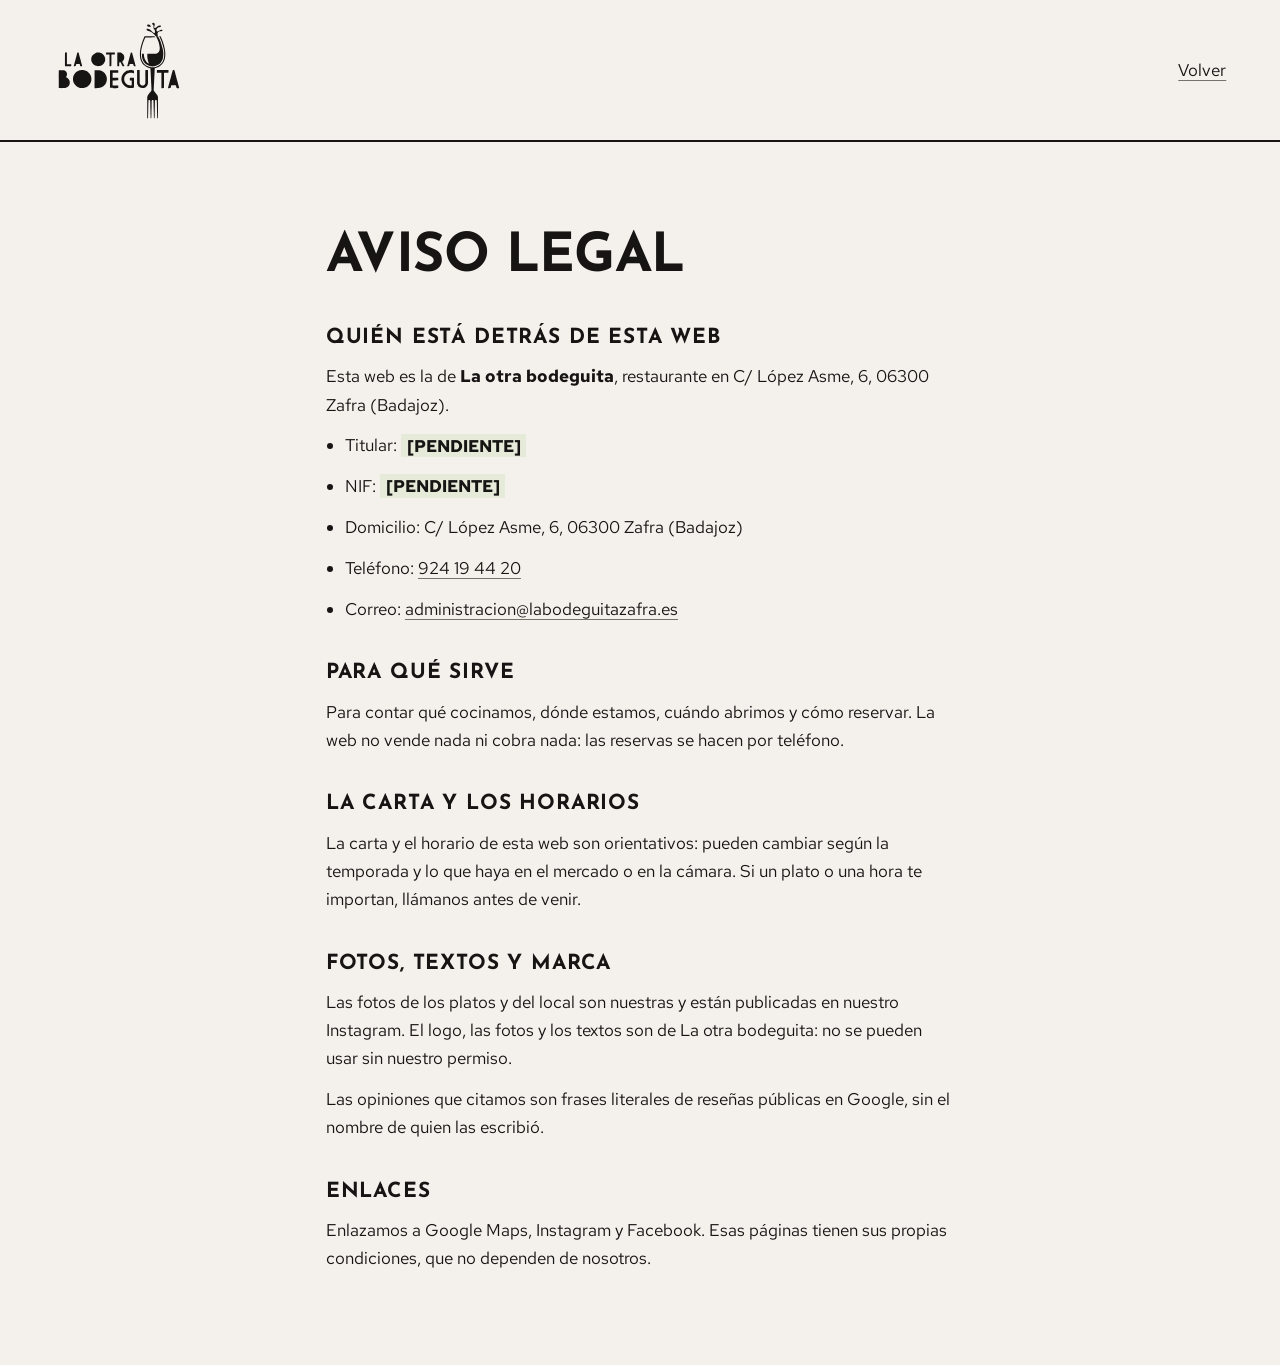
<file: aviso-legal.html>
<!DOCTYPE html>
<html lang="es">
<head>
<meta charset="utf-8">
<meta name="robots" content="noindex, nofollow">
<meta name="viewport" content="width=device-width, initial-scale=1">
<title>Aviso legal · La otra bodeguita</title>
<link rel="icon" href="assets/logo/favicon.svg" type="image/svg+xml">
<link rel="preconnect" href="https://fonts.googleapis.com">
<link rel="preconnect" href="https://fonts.gstatic.com" crossorigin>
<link rel="stylesheet" href="https://fonts.googleapis.com/css2?family=Josefin+Sans:wght@300;600;700&family=Red+Hat+Text:wght@400;500;700&display=swap">
<link rel="stylesheet" href="css/estilos.css?v=0a0e4808">
</head>
<body class="legal">
<header class="legal__cabecera">
  <a href="./" aria-label="La otra bodeguita, volver a la portada"><img src="assets/logo/logo-tinta.svg" width="642" height="520" alt="La otra bodeguita"></a>
  <a class="enlace" href="./">Volver</a>
</header>
<main class="legal__cuerpo">
  <h1 class="titular">Aviso legal</h1>

  <h2>Quién está detrás de esta web</h2>
  <p>Esta web es la de <b>La otra bodeguita</b>, restaurante en C/ López Asme, 6, 06300 Zafra (Badajoz).</p>
  <ul>
    <li>Titular: <span class="pendiente">[PENDIENTE]</span></li>
    <li>NIF: <span class="pendiente">[PENDIENTE]</span></li>
    <li>Domicilio: C/ López Asme, 6, 06300 Zafra (Badajoz)</li>
    <li>Teléfono: <a class="enlace" href="tel:+34924194420">924 19 44 20</a></li>
    <li>Correo: <a class="enlace" href="mailto:administracion@labodeguitazafra.es">administracion@labodeguitazafra.es</a></li>
  </ul>

  <h2>Para qué sirve</h2>
  <p>Para contar qué cocinamos, dónde estamos, cuándo abrimos y cómo reservar. La web no vende nada ni cobra nada: las reservas se hacen por teléfono.</p>

  <h2>La carta y los horarios</h2>
  <p>La carta y el horario de esta web son orientativos: pueden cambiar según la temporada y lo que haya en el mercado o en la cámara. Si un plato o una hora te importan, llámanos antes de venir.</p>

  <h2>Fotos, textos y marca</h2>
  <p>Las fotos de los platos y del local son nuestras y están publicadas en nuestro Instagram. El logo, las fotos y los textos son de La otra bodeguita: no se pueden usar sin nuestro permiso.</p>
  <p>Las opiniones que citamos son frases literales de reseñas públicas en Google, sin el nombre de quien las escribió.</p>

  <h2>Enlaces</h2>
  <p>Enlazamos a Google Maps, Instagram y Facebook. Esas páginas tienen sus propias condiciones, que no dependen de nosotros.</p>
</main>
</body>
</html>
</file>
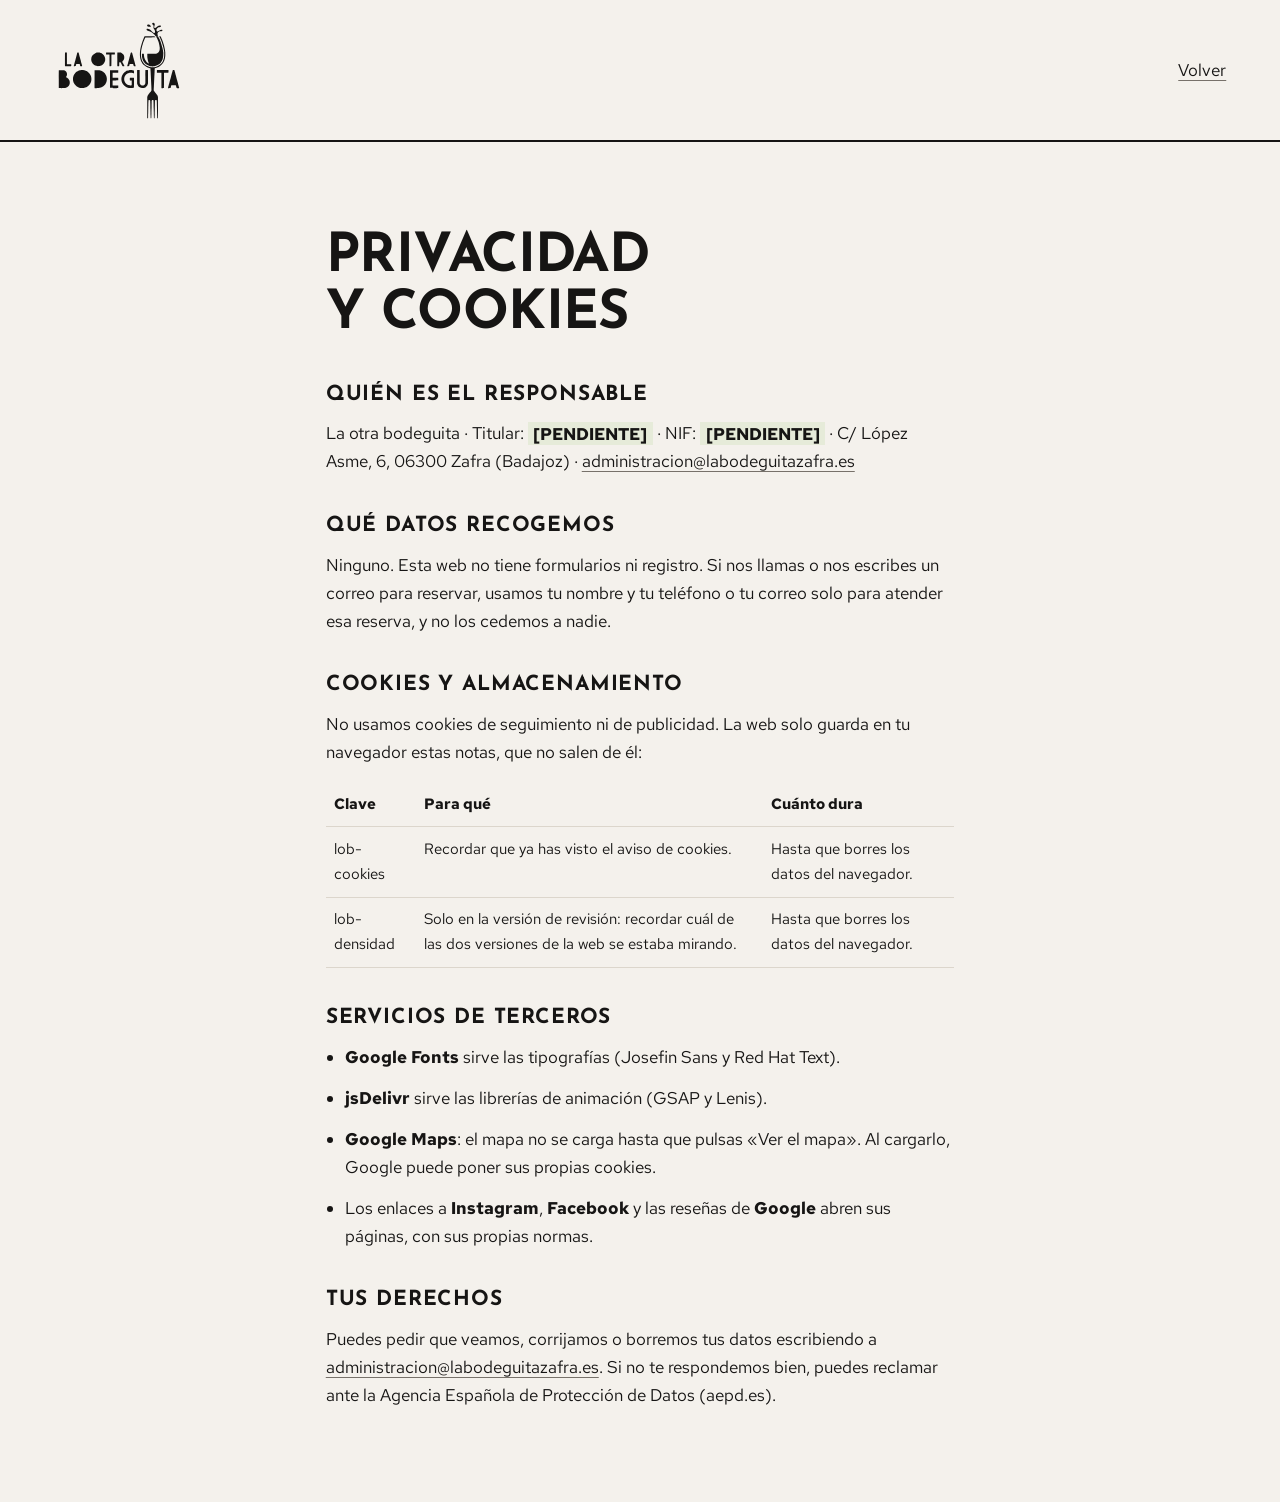
<file: privacidad.html>
<!DOCTYPE html>
<html lang="es">
<head>
<meta charset="utf-8">
<meta name="robots" content="noindex, nofollow">
<meta name="viewport" content="width=device-width, initial-scale=1">
<title>Privacidad y cookies · La otra bodeguita</title>
<link rel="icon" href="assets/logo/favicon.svg" type="image/svg+xml">
<link rel="preconnect" href="https://fonts.googleapis.com">
<link rel="preconnect" href="https://fonts.gstatic.com" crossorigin>
<link rel="stylesheet" href="https://fonts.googleapis.com/css2?family=Josefin+Sans:wght@300;600;700&family=Red+Hat+Text:wght@400;500;700&display=swap">
<link rel="stylesheet" href="css/estilos.css?v=0a0e4808">
</head>
<body class="legal">
<header class="legal__cabecera">
  <a href="./" aria-label="La otra bodeguita, volver a la portada"><img src="assets/logo/logo-tinta.svg" width="642" height="520" alt="La otra bodeguita"></a>
  <a class="enlace" href="./">Volver</a>
</header>
<main class="legal__cuerpo">
  <h1 class="titular">Privacidad y cookies</h1>

  <h2>Quién es el responsable</h2>
  <p>La otra bodeguita · Titular: <span class="pendiente">[PENDIENTE]</span> · NIF: <span class="pendiente">[PENDIENTE]</span> · C/ López Asme, 6, 06300 Zafra (Badajoz) · <a class="enlace" href="mailto:administracion@labodeguitazafra.es">administracion@labodeguitazafra.es</a></p>

  <h2>Qué datos recogemos</h2>
  <p>Ninguno. Esta web no tiene formularios ni registro. Si nos llamas o nos escribes un correo para reservar, usamos tu nombre y tu teléfono o tu correo solo para atender esa reserva, y no los cedemos a nadie.</p>

  <h2>Cookies y almacenamiento</h2>
  <p>No usamos cookies de seguimiento ni de publicidad. La web solo guarda en tu navegador estas notas, que no salen de él:</p>
  <table>
    <thead><tr><th scope="col">Clave</th><th scope="col">Para qué</th><th scope="col">Cuánto dura</th></tr></thead>
    <tbody>
      <tr><td>lob-cookies</td><td>Recordar que ya has visto el aviso de cookies.</td><td>Hasta que borres los datos del navegador.</td></tr>
      <!-- [MANDO DE MAQUETA] fila solo para la maqueta de revisión -->
      <tr><td>lob-densidad</td><td>Solo en la versión de revisión: recordar cuál de las dos versiones de la web se estaba mirando.</td><td>Hasta que borres los datos del navegador.</td></tr>
    </tbody>
  </table>

  <h2>Servicios de terceros</h2>
  <ul>
    <li><b>Google Fonts</b> sirve las tipografías (Josefin Sans y Red Hat Text).</li>
    <li><b>jsDelivr</b> sirve las librerías de animación (GSAP y Lenis).</li>
    <li><b>Google Maps</b>: el mapa no se carga hasta que pulsas «Ver el mapa». Al cargarlo, Google puede poner sus propias cookies.</li>
    <li>Los enlaces a <b>Instagram</b>, <b>Facebook</b> y las reseñas de <b>Google</b> abren sus páginas, con sus propias normas.</li>
  </ul>

  <h2>Tus derechos</h2>
  <p>Puedes pedir que veamos, corrijamos o borremos tus datos escribiendo a <a class="enlace" href="mailto:administracion@labodeguitazafra.es">administracion@labodeguitazafra.es</a>. Si no te respondemos bien, puedes reclamar ante la Agencia Española de Protección de Datos (aepd.es).</p>
</main>
</body>
</html>
</file>
<file: css/estilos.css>
/* ═══════════════════════════════════════════════════════════════════════════
   La otra bodeguita · «De la copa al tenedor»
   Hueso y tinta, como su logo. El verde del jardín solo va en la cortina, el
   pie de página y detalles pequeños: el resto del color lo ponen las fotos,
   que van SIEMPRE en color (nada de grises, duotonos ni sepia, tampoco en hover).
   Contrastes medidos con script (README): tinta 16,2 · piedra-texto 5,3 sobre
   hueso; hueso sobre jardín oscuro 15,5; tinta sobre kraft 8,0.
   ═══════════════════════════════════════════════════════════════════════════ */
:root {
  --hueso: #F4F1EC;
  --tinta: #161514;
  --piedra: #77716A;              /* solo decorativo: sobre el hueso da 4,3:1 */
  --piedra-texto: #68635D;        /* respaldo sin color-mix: 5,3:1 */
  --piedra-texto: color-mix(in srgb, var(--piedra) 85%, var(--tinta));
  --jardin: #3E551F;
  --jardin-oscuro: #141C0C;
  --luz: #FFF6DF;
  --panel: #F4F3EE;
  --raya: #DCD6CC;
  --superficie: #EAE5DD;
  --hueso-apagado: #B1B1A9;       /* texto secundario sobre jardín oscuro: 8,1:1 */

  --tipo-titular: 'Josefin Sans', 'Futura', 'Century Gothic', system-ui, sans-serif;
  --tipo-texto: 'Red Hat Text', system-ui, -apple-system, 'Segoe UI', sans-serif;

  --ancho: 1320px;
  --margen: clamp(16px, 4.2vw, 60px);
  --borde-x: max(var(--margen), calc((100% - var(--ancho)) / 2));
  --alto-cabecera: 72px;
  --col-copa: clamp(300px, 32vw, 480px);
  --copa-alto: clamp(380px, 68svh, 640px);
  --suave: cubic-bezier(.2, .7, .1, 1);
}
@media (max-width: 860px) {
  :root { --alto-cabecera: 62px; --copa-alto: min(calc(38vw * 345 / 127.5), 420px); }
}

*, *::before, *::after { box-sizing: border-box; }
html { -webkit-text-size-adjust: 100%; overflow-x: clip; }
html:not(.lenis) { scroll-behavior: smooth; }
html.lenis, html.lenis body { height: auto; }
.lenis.lenis-smooth { scroll-behavior: auto !important; }
.lenis.lenis-smooth [data-lenis-prevent] { overscroll-behavior: contain; }
.lenis.lenis-stopped { overflow: hidden; }
body {
  margin: 0;
  background: var(--hueso);
  color: var(--tinta);
  font: 400 1.0625rem/1.65 var(--tipo-texto);
  overflow-x: clip;
  -webkit-font-smoothing: antialiased;
}
img, svg, picture { display: block; max-width: 100%; }
img { height: auto; }
a { color: inherit; }
button, input, select, textarea { font: inherit; color: inherit; }
h1, h2, h3, h4, h5, p, ul, ol, dl, dd, figure, blockquote { margin: 0; }
ul, ol { padding: 0; list-style: none; }
::selection { background: var(--tinta); color: var(--hueso); }
:focus-visible { outline: 2px solid var(--tinta); outline-offset: 3px; }

.visualmente-oculto {
  position: absolute !important; width: 1px; height: 1px; padding: 0; margin: -1px;
  overflow: hidden; clip: rect(0 0 0 0); white-space: nowrap; border: 0;
}
.salto {
  position: fixed; left: 1rem; top: -4rem; z-index: 1000;
  padding: .7rem 1rem; background: var(--tinta); color: var(--hueso); text-decoration: none;
}
.salto:focus { top: 1rem; }
.simbolos { position: absolute; width: 0; height: 0; overflow: hidden; }
.logo-svg { width: 100%; height: auto; overflow: visible; }
.estrella { display: inline-block; width: .9em; height: .9em; fill: currentColor; vertical-align: -.08em; }

.enlace {
  padding: 0; border: 0; background: none; cursor: pointer;
  color: var(--tinta); text-decoration: underline; text-decoration-color: var(--piedra);
  text-underline-offset: .22em; text-decoration-thickness: 1px;
}
.enlace:hover { text-decoration-color: currentColor; text-decoration-thickness: 2px; }

/* botones: rectos, como el pie de la copa */
.boton {
  display: inline-flex; align-items: center; justify-content: center; gap: .7rem;
  min-height: 3.2rem; padding: .9rem 1.5rem;
  border: 2px solid transparent; border-radius: 0;
  font: 700 .86rem/1.1 var(--tipo-titular); letter-spacing: .16em; text-transform: uppercase;
  text-decoration: none; cursor: pointer;
  transition: background-color .3s var(--suave), color .3s var(--suave), border-color .3s var(--suave);
  will-change: transform;
}
.boton__dato { font-weight: 300; letter-spacing: .08em; }
.boton--tinta { background: var(--tinta); color: var(--hueso); }
.boton--tinta:hover { background: var(--jardin-oscuro); }
.boton--linea { border-color: var(--tinta); color: var(--tinta); background: transparent; }
.boton--linea:hover { background: var(--tinta); color: var(--hueso); }
.boton--claro { background: var(--hueso); color: var(--tinta); }
.boton--claro:hover { background: #fff; }
.boton--mini { min-height: 2.7rem; padding: .6rem 1.1rem; font-size: .8rem; }
.boton[disabled], .boton.es-apagado { color: #6F6A64; border-color: var(--raya); background: transparent; cursor: not-allowed; }

.antetitulo {
  display: flex; width: fit-content; align-items: center; gap: .7rem;
  margin-bottom: 1.1rem;
  font: 700 .8rem/1 var(--tipo-titular); letter-spacing: .24em; text-transform: uppercase;
  color: var(--piedra-texto);
}
/* un trazo recto delante: el pie de la copa en pequeño */
.antetitulo::before { content: ""; width: 4px; height: 1.05rem; background: var(--tinta); }
.titular {
  font: 700 clamp(2rem, 4.2vw, 3.6rem)/1.06 var(--tipo-titular);
  letter-spacing: -.01em; text-transform: uppercase; color: var(--tinta);
  text-wrap: balance;
}
.seccion {
  position: relative; z-index: 1;
  padding-block: clamp(4.5rem, 10vw, 8.5rem);
  padding-inline: var(--borde-x);
}

/* ───────── char-reveal: los estados vacíos solo con movimiento ───────── */
[data-revelar] .palabra { display: inline-block; white-space: nowrap; }
html.con-movimiento [data-revelar] .palabra {
  overflow: hidden; vertical-align: top;
  padding: .24em .03em .14em; margin: -.24em -.03em -.14em;   /* la máscara no se come las tildes de las mayúsculas */
}
[data-revelar] .letra, [data-revelar] .palabra-int { display: inline-block; }
html.con-movimiento [data-revelar] .letra,
html.con-movimiento [data-revelar] .palabra-int { transform: translate3d(0, 118%, 0); will-change: transform; }

/* ═══════════════ cortina: el rótulo se enciende y su luz se hace papel ═══════════════ */
.cortina {
  position: fixed; inset: 0; z-index: 900;
  display: none; overflow: hidden;
  pointer-events: none;
  background: var(--jardin-oscuro);
}
.cortina[hidden] { display: none; }               /* su propia regla: [hidden] no gana a display:block */
html.con-js .cortina { display: block; }
html.con-js .cortina.es-fuera,
html.con-js.cortina-fuera .cortina { display: none; }
.cortina.es-papel { background: transparent; }
.cortina__hojas, .cortina__luz { position: absolute; inset: -3%; background: center / cover no-repeat; }
.cortina__hojas { background-image: url("../assets/cortina/hojas.jpg"); }
.cortina__luz {
  background-image: url("../assets/cortina/hojas-luz.jpg");
  opacity: 0;
  -webkit-mask-image: radial-gradient(ellipse 40% 46% at 50% 50%, #000 0 30%, rgba(0, 0, 0, .55) 55%, transparent 82%);
          mask-image: radial-gradient(ellipse 40% 46% at 50% 50%, #000 0 30%, rgba(0, 0, 0, .55) 55%, transparent 82%);
}
/* el halo: un degradado ya difuminado (nada de filter ni shadowBlur por fotograma) */
.cortina__halo {
  position: absolute; left: 50%; top: 50%;
  width: 150vmax; height: 150vmax; margin: -75vmax 0 0 -75vmax;
  border-radius: 50%;
  background: radial-gradient(closest-side, var(--hueso) 0 52%, rgba(255, 246, 223, .9) 62%, rgba(255, 246, 223, .38) 78%, rgba(255, 246, 223, 0) 100%);
  opacity: 0; transform: scale(.12);
  will-change: transform, opacity;
}
.cortina__rotulo {
  --w: min(76vw, 560px, 108vh);
  position: absolute; width: var(--w);
  left: calc(50vw - var(--w) / 2); top: calc(50vh - var(--w) * .4046);
  aspect-ratio: 642.17 / 519.67;
  transform-origin: 0 0;
  --panel-logo: #2A2D26; --contorno-logo: #0B0C0A; --tinta-logo: #10120E;
}
.cortina__rotulo svg { position: absolute; inset: 0; width: 100%; height: 100%; overflow: visible; }
.rotulo { overflow: visible; }

/* ═══════════════ cabecera ═══════════════ */
.cabecera {
  position: fixed; top: 0; left: 0; right: 0; z-index: 500;
  height: var(--alto-cabecera);
  display: flex; align-items: center; gap: 2rem;
  padding: 0 var(--borde-x);
  transition: background-color .4s var(--suave), box-shadow .4s var(--suave);
}
.cabecera--fija {
  background: rgba(244, 241, 236, .88);
  -webkit-backdrop-filter: blur(14px) saturate(1.1); backdrop-filter: blur(14px) saturate(1.1);
  box-shadow: 0 1px 0 var(--raya);
}
.cabecera__marca {
  display: block; flex: none; width: 0; opacity: 0; overflow: hidden;
  transition: width .45s var(--suave), opacity .35s var(--suave);
}
/* el logo se mide por el alto de la cabecera: 10 px de aire arriba y abajo (proporción 642 × 520) */
.cabecera { --marca-alto: calc(var(--alto-cabecera) - 20px); --marca-ancho: calc(var(--marca-alto) * 1.2357); }
.cabecera__marca svg { width: var(--marca-ancho); height: var(--marca-alto); }
.cabecera--fija .cabecera__marca { width: var(--marca-ancho); opacity: 1; }
.cabecera__nav { display: flex; align-items: center; gap: clamp(1rem, 2.2vw, 2.2rem); }
.cabecera__nav a {
  position: relative; padding: .55rem 0;
  font: 700 .78rem/1 var(--tipo-titular); letter-spacing: .2em; text-transform: uppercase;
  color: var(--tinta); text-decoration: none;
}
.cabecera__nav a::after {
  content: ""; position: absolute; left: 0; right: 0; bottom: .15rem; height: 2px;
  background: var(--tinta); transform: scaleX(0); transform-origin: left; transition: transform .45s var(--suave);
}
.cabecera__nav a:hover::after { transform: scaleX(1); }
.cabecera__nav .cabecera__reservar { padding: .75rem 1.1rem; border: 2px solid var(--tinta); }
.cabecera__nav .cabecera__reservar::after { display: none; }
.cabecera__nav .cabecera__reservar:hover { background: var(--tinta); color: var(--hueso); }
.cabecera__llamar { display: none !important; }
.cabecera__menu { display: none; }

/* ═══════════════ el pie de la copa: un único svg sobre el <main> ═══════════════ */
main { position: relative; display: block; }
.pie-copa { position: absolute; top: 0; left: 0; z-index: 3; pointer-events: none; overflow: visible; }
.pie-copa path { fill: none; stroke: var(--tinta); stroke-linecap: butt; stroke-dasharray: 1 1; }
.pie-copa:not(.es-listo) { display: none; }

/* ═══════════════ 1 · hero ═══════════════ */
.hero {
  position: relative; z-index: 1;
  display: grid; grid-template-columns: minmax(0, 1fr) var(--col-copa);
  min-height: min(100svh, 900px);
  padding: calc(var(--alto-cabecera) + clamp(.5rem, 2vh, 1.6rem)) var(--borde-x) 0;
}
.hero__izq {
  position: relative; display: flex; flex-direction: column; justify-content: center;
  padding: 0 clamp(1rem, 3vw, 3rem) clamp(2.5rem, 7vh, 4.5rem) 0;
}
.hero__logo { width: min(330px, 70%, 30svh); margin: 0 0 clamp(1rem, 3vh, 2.4rem) -.6%; }
html.con-movimiento .hero__logo.es-esperando { visibility: hidden; }
.hero__titulo {
  font: 700 clamp(2.2rem, min(5.2vw, 7svh), 4.7rem)/1.05 var(--tipo-titular);
  text-transform: uppercase; letter-spacing: -.012em; color: var(--tinta);
}
.hero__titulo .linea { display: block; }
.hero__titulo b { font-weight: 700; }
.hero__titulo i { font-style: normal; font-weight: 300; }
.hero__acciones { display: flex; flex-wrap: wrap; gap: .8rem 1rem; margin-top: clamp(1.4rem, 3.6vh, 2.6rem); }
.hero__nota { display: flex; align-items: center; gap: .45rem; margin-top: 1.2rem; font-size: .95rem; color: var(--piedra-texto); }
.hero__nota b { color: var(--tinta); }
.hero__nota .estrella { color: var(--tinta); }

.hero__der { position: relative; display: flex; justify-content: center; align-items: flex-end; min-height: 420px; }
.copa { position: relative; height: var(--copa-alto); aspect-ratio: 127.5 / 345; }
.copa__svg { width: 100%; height: 100%; overflow: visible; }
.copa__foto { opacity: 0; transition: opacity 1.4s ease; }
.copa__foto.es-activa { opacity: 1; }
/* el nombre del plato que se ve en el vino, a la izquierda de la copa */
.copa__nombre {
  position: absolute; right: calc(100% + 1.1rem); top: 44%;
  width: max-content; max-width: 12rem; text-align: right;
  font: 700 .74rem/1.3 var(--tipo-titular); letter-spacing: .2em; text-transform: uppercase; color: var(--piedra-texto);
}
.copa__nombre::after { content: ""; display: block; width: 2.2rem; height: 2px; margin: .55rem 0 0 auto; background: var(--tinta); }
.hero__rotulo {
  position: absolute; right: 0; top: 18%;
  writing-mode: vertical-rl;
  font: 700 .7rem/1 var(--tipo-titular); letter-spacing: .26em; text-transform: uppercase; color: var(--piedra-texto);
}

/* ═══════════════ 2 · la casa (el pie pasa por el borde de la columna derecha) ═══════════════ */
.casa {
  display: grid; grid-template-columns: minmax(0, 1fr) calc(var(--col-copa) / 2);
  padding-top: clamp(4rem, 9vw, 7rem);
}
.casa__principal { padding-right: clamp(2.2rem, 4vw, 4rem); }
.casa__lado { display: grid; align-content: start; gap: 1.2rem; padding: 8.5rem 0 0 clamp(2rem, 3.4vw, 3.4rem); }
.casa__texto { max-width: 40rem; margin-top: 1.6rem; display: grid; gap: .9rem; font-size: 1.12rem; }
.cifras { display: grid; grid-template-columns: repeat(4, auto); justify-content: start; gap: 1rem clamp(1.6rem, 4vw, 3.6rem); margin: clamp(2rem, 4vw, 3rem) 0; }
.cifras li { display: grid; gap: .35rem; }
.cifras b { display: flex; align-items: baseline; gap: .15em; font: 700 clamp(2.2rem, 4vw, 3.4rem)/1 var(--tipo-titular); }
.cifras b .estrella { width: .6em; height: .6em; align-self: center; }
.cifras li > span { font-size: .9rem; color: var(--piedra-texto); }
.casa__comedor img { width: 100%; aspect-ratio: 3 / 2; object-fit: cover; }
.casa__comedor figcaption, .foto-plato figcaption, .cristal__pie {
  margin-top: .6rem; font: 700 .72rem/1.3 var(--tipo-titular); letter-spacing: .18em; text-transform: uppercase; color: var(--piedra-texto);
}
.casa__detalle img { width: 100%; aspect-ratio: 3 / 4; object-fit: cover; }

/* ═══════════════ 3 · cinta de platos ═══════════════ */
.cinta {
  position: relative; z-index: 1; overflow: clip;
  padding-block: clamp(2.2rem, 4vw, 3.4rem);
  border-block: 2px solid var(--tinta);
}
.cinta__fila { overflow: hidden; }
.cinta__fila + .cinta__fila { margin-top: .4rem; }
.cinta__pista { display: flex; align-items: center; gap: clamp(1.2rem, 2.4vw, 2.2rem); width: max-content; padding-right: clamp(1.2rem, 2.4vw, 2.2rem); will-change: transform; }
.cinta__plato {
  white-space: nowrap;
  font: 700 clamp(1.9rem, 4.6vw, 4.2rem)/1.08 var(--tipo-titular); letter-spacing: -.005em; text-transform: uppercase;
}
.cinta__fila[data-sentido="-1"] .cinta__plato { font-weight: 300; }
.cinta__copa svg { height: clamp(2.2rem, 4.8vw, 4.4rem); width: auto; }
.cinta__quieta { display: none; }

/* ═══════════════ 4 · la carta: el tenedor ═══════════════ */
.carta { position: relative; z-index: 1; padding-bottom: clamp(4rem, 8vw, 7rem); }
.carta__cabeza {
  position: relative;
  display: grid; grid-template-columns: minmax(0, 1fr) var(--col-copa);
  padding: clamp(4.5rem, 9vw, 7rem) var(--borde-x) 0;
}
.carta__intro { align-self: center; padding-right: 2rem; }
.carta__imprimir { display: none; margin-top: 1.6rem; }
.tenedor { justify-self: center; width: calc(var(--copa-alto) * 55.17 / 345); }
.tenedor__svg { width: 100%; height: auto; overflow: visible; }
.dientes { position: absolute; top: 0; left: 0; width: 100%; height: 100%; pointer-events: none; overflow: visible; }
.dientes__linea { fill: none; stroke: var(--tinta); stroke-width: 1.6; stroke-dasharray: 1 1; }
.indice {
  grid-column: 1 / -1;
  display: grid; grid-template-columns: repeat(4, minmax(0, 1fr));
  margin-top: clamp(5rem, 10vw, 8rem);
  border-top: 2px solid var(--tinta);
}
.indice__parte {
  position: relative; display: block; padding: 1.1rem .4rem 1.2rem; text-align: center; text-decoration: none;
  font: 700 clamp(.82rem, 1.7vw, 1.35rem)/1.1 var(--tipo-titular); letter-spacing: .14em; text-transform: uppercase;
}
.indice__parte span { display: inline-block; padding-bottom: .2rem; border-bottom: 2px solid transparent; transition: border-color .3s; }
.indice__parte:hover span, .indice__parte[aria-selected="true"] span { border-color: var(--tinta); }

.carta__cuerpo {
  display: grid; grid-template-columns: 9.5rem minmax(0, 1fr);
  padding: 0 var(--borde-x);
}
/* carril de cuatro dientes: fijo en el margen izquierdo mientras se lee la carta */
.carril {
  position: sticky; top: calc(var(--alto-cabecera) + 2.4rem);
  align-self: start;
  display: flex; gap: .7rem; height: min(62vh, 520px); padding-top: clamp(4rem, 8vw, 6rem);
}
.carril__diente {
  display: flex; flex-direction: column; align-items: center; gap: .8rem;
  width: 1.7rem; height: 100%; padding: 0; border: 0; background: none; cursor: pointer; color: var(--piedra-texto);
}
.carril__diente::before {
  content: ""; flex: 1; width: 2px; background: var(--piedra);
  transition: width .35s var(--suave), background-color .35s var(--suave);
}
.carril__nombre {
  writing-mode: vertical-rl; transform: rotate(180deg);
  font: 700 .72rem/1 var(--tipo-titular); letter-spacing: .2em; text-transform: uppercase;
}
.carril__diente:hover::before { width: 4px; background: var(--tinta); }
.carril__diente.es-activo { color: var(--tinta); }
.carril__diente.es-activo::before { width: 8px; background: var(--tinta); }

.capitulo { padding-top: clamp(4rem, 8vw, 6.5rem); scroll-margin-top: calc(var(--alto-cabecera) + 1rem); }
.capitulo__cabeza {
  display: grid; grid-template-columns: auto minmax(0, 1fr); align-items: end; gap: .4rem clamp(1.6rem, 4vw, 4rem);
  padding-bottom: 1.6rem; border-bottom: 2px solid var(--tinta);
}
.capitulo__num { grid-column: 1 / -1; font: 700 .78rem/1 var(--tipo-titular); letter-spacing: .22em; text-transform: uppercase; color: var(--piedra-texto); }
.capitulo__num span { color: var(--tinta); }
.capitulo__titulo { font: 700 clamp(3rem, 8vw, 7.4rem)/1.05 var(--tipo-titular); text-transform: uppercase; letter-spacing: -.02em; }
.capitulo__entrada { max-width: 30rem; padding-bottom: .6rem; font-size: 1.1rem; }
.platos { display: grid; grid-template-columns: repeat(2, minmax(0, 1fr)); gap: 0 clamp(2rem, 4vw, 4rem); margin: 1.4rem 0 clamp(2rem, 4vw, 3rem); }
.plato { display: grid; grid-template-columns: minmax(0, 1fr) auto; gap: .1rem 1rem; padding: .85rem 0; border-bottom: 1px solid var(--raya); }
.plato__nombre { font-weight: 500; font-size: 1.08rem; }
.plato__desc { grid-column: 1 / -1; font-size: .93rem; color: var(--piedra-texto); }
.plato__precio { font: 700 1rem/1.4 var(--tipo-titular); white-space: nowrap; }
.capitulo__fotos { display: grid; grid-template-columns: repeat(2, minmax(0, 1fr)); gap: clamp(1rem, 2vw, 1.6rem); }
.foto-plato img { width: 100%; aspect-ratio: 4 / 3; object-fit: cover; }
.carta__pie { margin: clamp(3rem, 6vw, 4.5rem) var(--borde-x) 0 calc(var(--borde-x) + 9.5rem); font-size: .95rem; color: var(--piedra-texto); }
.carta__pie::before { content: ""; display: block; width: 3rem; height: 2px; margin-bottom: .9rem; background: var(--tinta); }
/* precios de 2024: solo desde el mando de revisión, con su aviso */
.carta__aviso-precios {
  margin: 1.2rem var(--borde-x) 0; padding: .7rem 1rem; border-left: 4px solid var(--jardin);
  background: var(--superficie); font-weight: 500;
}

/* ═══════════════ 5 · en la plaza: a través del cristal ═══════════════ */
.plaza__cabeza { max-width: 48rem; }
.cristal {
  position: relative; margin-top: clamp(2rem, 4vw, 3rem);
  height: clamp(420px, 56vw, 760px);
  overflow: clip; background: var(--superficie);
}
.cristal__fondo { position: absolute; inset: -9% 0; }
.cristal__fondo picture, .cristal__fondo img { width: 100%; height: 100%; object-fit: cover; object-position: 50% 62%; }
.cristal__vidrio {
  position: absolute; inset: 9% 7% 12%;
  overflow: hidden;
  background: linear-gradient(160deg, rgba(255, 255, 255, .14), rgba(255, 255, 255, .03) 40%, rgba(255, 255, 255, .08));
  box-shadow: inset 0 0 0 1px rgba(255, 255, 255, .55), 0 0 0 7px rgba(22, 21, 20, .62), 0 0 0 8px rgba(255, 255, 255, .22);
}
/* el vinilo blanco: contorno y letras, como en su cristal */
.vinilo {
  position: absolute; left: 8%; top: 50%; width: min(52%, 520px); height: auto; transform: translateY(-50%);
  --tinta-logo: #FFFFFF; --contorno-logo: #FFFFFF;
  filter: drop-shadow(0 1px 1px rgba(0, 0, 0, .35));
  opacity: .94; overflow: visible;
}
.cristal__reflejo {
  position: absolute; top: -30%; left: -40%; width: 26%; height: 160%;
  background: linear-gradient(90deg, rgba(255, 255, 255, 0), rgba(255, 255, 255, .26) 40%, rgba(255, 255, 255, .1) 62%, rgba(255, 255, 255, 0));
  transform: skewX(-20deg); mix-blend-mode: screen; pointer-events: none;
}
.cristal__pie { position: absolute; left: 1rem; bottom: .5rem; margin: 0; color: #fff; text-shadow: 0 1px 3px rgba(0, 0, 0, .7); }
.plaza__resto { display: grid; grid-template-columns: minmax(0, 1.05fr) minmax(0, 1fr); gap: clamp(2rem, 5vw, 5rem); margin-top: clamp(2.5rem, 5vw, 4rem); }
.plaza__fotos { display: grid; grid-template-columns: repeat(2, minmax(0, 1fr)); gap: 1rem; align-items: start; }
.plaza__foto img { width: 100%; object-fit: cover; }
.plaza__foto--mesa img { aspect-ratio: 3 / 4; }
.plaza__foto--letras { margin-top: 4rem; }
.plaza__foto--letras img { aspect-ratio: 1; }
.distancias__titulo { margin: 0 0 .6rem; font: 700 .8rem/1 var(--tipo-titular); letter-spacing: .22em; text-transform: uppercase; color: var(--piedra-texto); }
.distancias__lista { margin-bottom: 1.8rem; }
.distancias__lista li { display: grid; grid-template-columns: 5.2rem minmax(0, 1fr) auto; align-items: baseline; gap: .8rem; padding: .7rem 0; border-bottom: 1px solid var(--raya); }
.distancia { font: 700 1.25rem/1 var(--tipo-titular); }
.distancia__min { font-size: .88rem; color: var(--piedra-texto); white-space: nowrap; }
.distancias__nota { font-size: .88rem; color: var(--piedra-texto); }
.mapa { margin-top: 1.8rem; min-height: 260px; background: var(--superficie); }
.mapa__consentimiento { display: grid; gap: 1rem; justify-items: start; padding: 1.6rem; font-size: .95rem; }
.mapa iframe { display: block; width: 100%; height: 340px; border: 0; }

/* ═══════════════ 7 · horario en franjas (barras macizas, extremos rectos) ═══════════════ */
.franjas { margin-top: clamp(2rem, 4vw, 3rem); --col-dia: 8.5rem; --col-horas: 13.5rem; }
.franjas__eje { position: relative; height: 1.6rem; margin: 0 var(--col-horas) 0 var(--col-dia); }
.franjas__eje span { position: absolute; left: var(--x); bottom: .3rem; transform: translateX(-50%); font: 700 .72rem/1 var(--tipo-titular); letter-spacing: .08em; color: var(--piedra-texto); }
.franja-dia { position: relative; display: grid; grid-template-columns: var(--col-dia) minmax(0, 1fr) var(--col-horas); align-items: center; min-height: 3rem; border-top: 1px solid var(--raya); }
.franja-dia:last-child { border-bottom: 1px solid var(--raya); }
.franja-dia__nombre { font: 700 .86rem/1 var(--tipo-titular); letter-spacing: .16em; text-transform: uppercase; }
.franja-dia__pista {
  position: relative; height: 16px;
  background: repeating-linear-gradient(90deg, var(--raya) 0 1px, transparent 1px calc(100% / 8));
}
.franja { position: absolute; top: 0; bottom: 0; left: var(--ini); width: calc(var(--fin) - var(--ini)); background: var(--tinta); transform-origin: left center; transition: transform .9s var(--suave); }
html.con-movimiento .franjas:not(.es-visible) .franja { transform: scaleX(0); }
.franja-dia__horas { padding-left: 1.2rem; font-size: .92rem; color: var(--piedra-texto); white-space: nowrap; }
/* hoy: una marca discreta, nada de «abierto ahora» en grande */
.franja-dia.es-hoy { background: var(--superficie); }
.franja-dia.es-hoy .franja-dia__nombre::after {
  content: "hoy"; margin-left: .55rem; padding: .18rem .4rem .12rem;
  background: var(--jardin); color: var(--hueso); font-size: .62rem; letter-spacing: .14em; vertical-align: .08em;
}
.horario__vacaciones { margin-top: 1.4rem; font-size: .98rem; }
.horario__vacaciones::before { content: ""; display: inline-block; width: .7rem; height: .7rem; margin-right: .6rem; background: var(--jardin); }

/* ═══════════════ 8 · reservar ═══════════════ */
.reservar { text-align: left; }
.reservar__telefono {
  display: inline-block; margin-top: .6rem;
  font: 700 clamp(3rem, 11.5vw, 10.5rem)/1 var(--tipo-titular); letter-spacing: -.02em;
  color: var(--tinta); text-decoration: none; white-space: nowrap;
}
.reservar__telefono:hover { text-decoration: underline; text-decoration-thickness: .06em; text-underline-offset: .12em; }
.reservar__grupo { margin-top: 1.4rem; max-width: 36rem; font-size: clamp(1.1rem, 1.6vw, 1.3rem); }
.reservar__datos { display: grid; grid-template-columns: repeat(3, auto); justify-content: start; gap: 1.4rem clamp(2rem, 6vw, 6rem); margin-top: clamp(2.4rem, 5vw, 3.6rem); padding-top: 1.6rem; border-top: 2px solid var(--tinta); }
.reservar__direccion { font-style: normal; line-height: 1.7; }
.reservar__whatsapp { display: grid; gap: .6rem; justify-items: start; }
.reservar__nota { font-size: .88rem; color: var(--piedra-texto); }

/* ═══════════════ pie de página: el rótulo sobre el jardín ═══════════════ */
.pie-pagina {
  position: relative; z-index: 1;
  display: grid; grid-template-columns: minmax(0, 1fr) minmax(0, 1fr); align-items: center; gap: 2rem clamp(2rem, 6vw, 6rem);
  padding: clamp(3.5rem, 7vw, 6rem) var(--borde-x);
  background: var(--jardin-oscuro); color: var(--hueso);
}
.pie-pagina__rotulo svg { width: min(100%, 440px); height: auto; }
.pie-pagina__datos { display: grid; gap: .9rem; font-size: .95rem; }
.pie-pagina__desde { font: 700 .82rem/1.2 var(--tipo-titular); letter-spacing: .22em; text-transform: uppercase; color: var(--luz); }
.pie-pagina a, .enlace--claro { color: var(--hueso); text-decoration-color: var(--hueso-apagado); }
.pie-pagina__firma { color: var(--hueso-apagado); font-size: .86rem; }

/* ═══════════════ cookies ═══════════════ */
.cookies {
  position: fixed; right: 1rem; bottom: 1rem; z-index: 600;
  max-width: 27rem; align-items: center; gap: 1rem 1.3rem;
  padding: 1.1rem 1.2rem 1.1rem 1.4rem;
  background: var(--tinta); color: var(--hueso);
  border-top: 4px solid var(--jardin);
  box-shadow: 0 20px 50px -20px rgba(0, 0, 0, .55);
}
.cookies:not([hidden]) { display: flex; }      /* display solo si NO hay [hidden] */
.cookies__texto { font-size: .93rem; line-height: 1.5; }
.cookies__texto a { color: var(--luz); }
.cookies .boton { flex: none; }

/* ═══════════════ cursor propio: punto de tinta + aro ═══════════════ */
/* el propio sustituye al del sistema: si no, se ven los dos */
html.con-cursor, html.con-cursor * { cursor: none !important; }
.cursor, .cursor-punto { position: fixed; top: 0; left: 0; border-radius: 50%; pointer-events: none; }
.cursor {
  z-index: 950;
  width: 40px; height: 40px; margin: -20px 0 0 -20px;
  border: 1.5px solid var(--tinta);
  background: transparent;
  transition: opacity .25s ease, width .35s var(--suave), height .35s var(--suave), margin .35s var(--suave),
    background-color .35s var(--suave), border-color .35s var(--suave);
}
.cursor-punto {
  z-index: 951;
  width: 8px; height: 8px; margin: -4px 0 0 -4px;
  background: var(--tinta);
  box-shadow: 0 0 0 1.5px rgba(244, 241, 236, .95);   /* se lee sobre el hueso y sobre lo oscuro */
  transition: opacity .25s ease;
}
.cursor--activo {
  width: 68px; height: 68px; margin: -34px 0 0 -34px;
  background: rgba(62, 85, 31, .4);
  border-color: var(--jardin);
}
.cursor--oscuro { border-color: var(--luz); }
.cursor--oscuro.cursor--activo { background: rgba(255, 246, 223, .38); border-color: var(--luz); }
.cursor-punto--activo { opacity: 0; }
.cursor:not(.cursor--vivo), .cursor-punto:not(.cursor--vivo) { opacity: 0; }
@media (hover: none), (pointer: coarse) { .cursor, .cursor-punto { display: none !important; } }

/* ═══════════════ [MANDO DE MAQUETA] — SOLO REVISIÓN. NO PUBLICAR ═══════════════
   Lo quita scripts/quitar-mando.mjs hasta el cierre marcado igual. */
.mando {
  position: fixed; left: 1rem; bottom: 1rem; z-index: 650;
  display: grid; gap: .5rem; width: min(21rem, calc(100vw - 2rem));
  padding: .8rem .9rem;
  background: rgba(22, 21, 20, .96); color: var(--hueso);
  font: 600 .78rem/1.3 var(--tipo-texto);
  box-shadow: 0 16px 40px -18px rgba(0, 0, 0, .8);
  transition: opacity .35s var(--suave), transform .35s var(--suave), visibility .35s;
}
.mando[hidden] { display: none; }
.mando__titulo { font-family: var(--tipo-titular); letter-spacing: .2em; text-transform: uppercase; color: var(--luz); }
.mando__botones { display: flex; flex-wrap: wrap; gap: .35rem; }
.mando__botones button {
  padding: .45rem .7rem; border: 1px solid rgba(244, 241, 236, .35); border-radius: 0;
  background: transparent; color: var(--hueso); cursor: pointer; font-size: .82rem;
}
.mando__botones button[aria-pressed="true"] { background: var(--hueso); color: var(--tinta); border-color: var(--hueso); }
.mando__pie { color: rgba(244, 241, 236, .78); font-weight: 400; }
.mando__avisos summary { cursor: pointer; color: var(--luz); }
.mando__avisos ul { display: grid; gap: .45rem; max-height: 46vh; overflow: auto; margin-top: .5rem; padding-right: .3rem; }
.mando__avisos li { padding: .4rem .55rem; border-left: 3px solid #8FB35A; background: rgba(62, 85, 31, .35); font-weight: 500; }
.mando__avisos li small { display: block; margin-top: .2rem; font-weight: 400; color: rgba(244, 241, 236, .8); }
.mando__interruptor { display: flex; align-items: center; gap: .5rem; margin-top: .35rem; cursor: pointer; }
.cookies-visibles .mando { opacity: 0; visibility: hidden; pointer-events: none; transform: translateY(1.5rem); }

/* ── densidad sobria: la copa-tenedor solo donde significa algo. Fuera el pie
   que recorre la página (la copa del hero conserva el suyo, corto), el carril
   fijo, la cinta en movimiento y el reflejo del cristal. A cambio: la carta en
   cuatro pestañas que salen de los dientes, en una sola pantalla, y la «Carta
   para imprimir», que la cargada no tiene. Las fotos siguen grandes y en color. */
.densidad-sobria .pie-copa { display: none; }
.densidad-sobria .cinta__fila { display: none; }
.densidad-sobria .cinta__quieta {
  display: block; padding-inline: var(--borde-x); text-align: center; text-wrap: balance;
  font: 700 clamp(1.2rem, 2.4vw, 2rem)/1.35 var(--tipo-titular); text-transform: uppercase; letter-spacing: .04em;
}
.densidad-sobria .cristal__reflejo { display: none; }
.densidad-sobria .carril { display: none !important; }
.densidad-sobria .carta__cuerpo { grid-template-columns: minmax(0, 1fr); }
.densidad-sobria .carta__pie { margin-left: var(--borde-x); }
.densidad-sobria .carta__imprimir { display: inline-flex; }
.densidad-sobria .indice__parte { cursor: pointer; }
.densidad-sobria .indice__parte[aria-selected="true"] { background: var(--tinta); color: var(--hueso); }
.densidad-sobria .indice__parte[aria-selected="true"] span { border-color: transparent; }
.densidad-sobria .capitulo[hidden] { display: none; }
.densidad-sobria .capitulo { padding-top: clamp(2.4rem, 5vw, 3.6rem); }
/* en una sola pantalla: dos fotos por parte, igual de grandes (cada una ~49 % del ancho) */
.densidad-sobria .capitulo__fotos > :nth-child(n+3) { display: none; }
@media (prefers-reduced-motion: reduce) { .mando { transition: none !important; } }

/* la hoja de la carta para imprimir: no se ve en pantalla */
.hoja { display: none; }
@media print {
  @page { size: A4; margin: 12mm 13mm; }
  html, body { background: #fff !important; }
  body > *:not(.hoja):not(.simbolos) { display: none !important; }
  .hoja { display: block !important; color: #000; font: 400 9.6pt/1.35 var(--tipo-texto); }
  .hoja__cabeza { display: flex; align-items: flex-end; justify-content: space-between; padding-bottom: 4mm; border-bottom: 1.4pt solid #000; }
  .hoja__logo { width: 52mm; height: auto; }
  .hoja__cabeza p { font: 700 22pt/1 var(--tipo-titular); letter-spacing: .12em; text-transform: uppercase; }
  .hoja__partes { display: grid; grid-template-columns: 1fr 1fr; gap: 6mm 10mm; margin-top: 6mm; }
  .hoja__parte h3 { margin-bottom: 2mm; font: 700 12pt/1 var(--tipo-titular); letter-spacing: .16em; text-transform: uppercase; border-bottom: .8pt solid #000; padding-bottom: 1.5mm; }
  .hoja__parte li { padding: .9mm 0; border-bottom: .3pt solid #bbb; }
  .hoja__pie { margin-top: 6mm; font-style: italic; }
  .hoja__datos { margin-top: 2mm; font-weight: 700; }
}
/* ═══════════ fin del bloque [MANDO DE MAQUETA] ═══════════ */

/* ═══════════════ responsive ═══════════════ */
@media (max-width: 1100px) {
  .cabecera__nav { gap: 1.1rem; }
  .cifras { grid-template-columns: repeat(2, auto); }
  .carta__cuerpo { grid-template-columns: 7.5rem minmax(0, 1fr); }
  .carta__pie { margin-left: calc(var(--borde-x) + 7.5rem); }
}

@media (max-width: 860px) {
  .cabecera { gap: 1rem; justify-content: space-between; background: rgba(244, 241, 236, .92); -webkit-backdrop-filter: blur(12px); backdrop-filter: blur(12px); box-shadow: 0 1px 0 var(--raya); }
  .cabecera__marca { transition: width .45s var(--suave), opacity .35s var(--suave); }
  .cabecera__menu {
    position: relative; z-index: 2;
    display: grid; place-content: center; gap: 7px;
    width: 46px; height: 46px; margin-right: -8px; padding: 0;
    border: 0; background: none; cursor: pointer;
  }
  .cabecera__raya { display: block; width: 26px; height: 2px; background: var(--tinta); transition: transform .35s var(--suave); }
  .menu-abierto .cabecera__raya:nth-of-type(2) { transform: translateY(4.5px) rotate(45deg); }
  .menu-abierto .cabecera__raya:nth-of-type(3) { transform: translateY(-4.5px) rotate(-45deg); }
  /* panel a pantalla entera: altura explícita (la cabecera con backdrop-filter atrapa a los fixed) */
  .cabecera__nav {
    position: fixed; top: 0; left: 0; right: 0; height: 100dvh; z-index: 1;
    flex-direction: column; align-items: flex-start; justify-content: center; gap: 1.3rem;
    padding: calc(var(--alto-cabecera) + 1rem) var(--margen) 2rem;
    background: var(--hueso);
    transform: translateY(-100%); visibility: hidden;
    transition: transform .55s var(--suave), visibility 0s .55s;
  }
  .menu-abierto .cabecera__nav { transform: none; visibility: visible; transition: transform .55s var(--suave), visibility 0s; }
  .cabecera__nav a { font-size: 1.6rem; letter-spacing: .08em; }
  .cabecera__nav .cabecera__reservar { font-size: 1rem; }
  .cabecera__nav .cabecera__llamar { display: inline-block !important; font: 500 1rem/1.3 var(--tipo-texto); letter-spacing: 0; text-transform: none; }

  .hero { grid-template-columns: minmax(0, 1fr); min-height: 0; padding-top: calc(var(--alto-cabecera) + 1.6rem); }
  .hero__izq { padding: 0; justify-content: flex-start; }
  .hero__logo { width: min(250px, 66%); margin-bottom: 1.2rem; }
  .hero__titulo { font-size: clamp(2.1rem, 10.2vw, 3.4rem); }
  .hero__acciones .boton { flex: 1 1 auto; }
  .hero__der { min-height: 0; margin-top: 2rem; padding-bottom: 1rem; }
  .copa__nombre { right: auto; left: calc(100% + 1rem); top: 40%; max-width: min(8.5rem, calc(31vw - 2rem)); text-align: left; letter-spacing: .12em; }
  .copa__nombre::after { margin-left: 0; }
  .hero__rotulo { display: none; }

  .casa { grid-template-columns: minmax(0, 1fr); }
  .casa__principal { padding-right: 0; }
  .casa__lado { grid-template-columns: repeat(2, minmax(0, 1fr)); padding: 1.2rem 0 0; gap: .8rem; }
  .cifras { grid-template-columns: repeat(2, minmax(0, 1fr)); }

  .carta__cabeza { grid-template-columns: minmax(0, 1fr); }
  .carta__intro { padding-right: 0; }
  .tenedor { margin-top: 2.4rem; }
  .indice { margin-top: 4.2rem; }
  .indice__parte { padding-inline: .1rem; font-size: clamp(.64rem, 3vw, .9rem); letter-spacing: .05em; }
  .carta__cuerpo { grid-template-columns: minmax(0, 1fr); }
  /* en móvil, el carril es una barra fija arriba con cuatro segmentos */
  .carril {
    position: fixed; top: var(--alto-cabecera); left: 0; right: 0; z-index: 450;
    height: auto; padding: .45rem var(--margen) .5rem; gap: .5rem;
    background: rgba(244, 241, 236, .96); box-shadow: 0 1px 0 var(--raya);
    transform: translateY(-120%); visibility: hidden;
    transition: transform .4s var(--suave), visibility 0s .4s;
  }
  .carril.es-visible { transform: none; visibility: visible; transition: transform .4s var(--suave), visibility 0s; }
  .carril__diente { flex: 1; flex-direction: column-reverse; width: auto; height: auto; gap: .35rem; }
  .carril__diente::before { flex: none; width: 100%; height: 2px; }
  .carril__diente:hover::before { width: 100%; height: 3px; }
  .carril__diente.es-activo::before { width: 100%; height: 6px; }
  .carril__nombre { writing-mode: horizontal-tb; transform: none; font-size: .66rem; letter-spacing: .1em; }
  .capitulo__cabeza { grid-template-columns: minmax(0, 1fr); }
  .capitulo__titulo { font-size: clamp(2.6rem, 13vw, 4rem); }
  .platos { grid-template-columns: minmax(0, 1fr); }
  .capitulo__fotos { grid-template-columns: minmax(0, 1fr); }
  .carta__pie { margin-left: var(--borde-x); }

  .cristal { height: clamp(380px, 112vw, 560px); }
  .cristal__vidrio { inset: 7% 5% 12%; }
  .vinilo { left: 50%; width: 78%; transform: translate(-50%, -50%); }
  .plaza__resto { grid-template-columns: minmax(0, 1fr); }
  .plaza__foto--letras { margin-top: 2rem; }

  .franjas { --col-dia: 6.4rem; --col-horas: 0px; }
  .franja-dia { grid-template-columns: var(--col-dia) minmax(0, 1fr); padding-block: .4rem; }
  .franja-dia__horas { grid-column: 2; padding: .35rem 0 0; font-size: .82rem; }
  .franja-dia__nombre { font-size: .76rem; letter-spacing: .1em; }
  .franja-dia.es-hoy .franja-dia__nombre::after { display: block; width: fit-content; margin: .35rem 0 0; }

  .reservar__datos { grid-template-columns: minmax(0, 1fr); }
  .pie-pagina { grid-template-columns: minmax(0, 1fr); }
  .cookies { left: 1rem; max-width: none; flex-direction: column; align-items: stretch; }
  .cookies .boton { width: 100%; }
}

@media (max-width: 480px) {
  .plaza__fotos { grid-template-columns: minmax(0, 1fr); }
  .plaza__foto--letras { margin-top: 0; }
  .distancias__lista li { grid-template-columns: 4.4rem minmax(0, 1fr); }
  .distancia__min { grid-column: 2; }
}

@media (prefers-reduced-motion: reduce) {
  html:not(.lenis) { scroll-behavior: auto; }
  .cortina { display: none !important; }            /* ni un fotograma */
  .boton, .cabecera, .cabecera__nav, .copa__foto, .franja, .carril, .carril__diente::before, .cabecera__marca { transition: none !important; }
}

/* ═══════════════ páginas legales y 404 ═══════════════ */
.legal { background: var(--hueso); }
.legal__cabecera { display: flex; align-items: center; justify-content: space-between; gap: 1rem; padding: 1.1rem var(--margen); border-bottom: 2px solid var(--tinta); }
.legal__cabecera a:first-child { width: 130px; }
.legal__cuerpo { max-width: 46rem; margin: 0 auto; padding: clamp(3rem, 8vw, 5.5rem) var(--margen) 5rem; }
.legal__cuerpo .titular { margin-bottom: 2.2rem; }
.legal__cuerpo h2 { margin: 2.4rem 0 .8rem; font: 700 1.3rem/1.15 var(--tipo-titular); text-transform: uppercase; letter-spacing: .04em; }
.legal__cuerpo p, .legal__cuerpo li { margin-bottom: .8rem; }
.legal__cuerpo ul { list-style: disc; padding-left: 1.2rem; }
.legal__cuerpo table { width: 100%; border-collapse: collapse; margin: 1rem 0; font-size: .95rem; }
.legal__cuerpo th, .legal__cuerpo td { padding: .6rem .5rem; border-bottom: 1px solid var(--raya); text-align: left; vertical-align: top; }
.pendiente { padding: .05rem .35rem; background: #E6EBD9; font-weight: 700; }
.error404 { min-height: 100svh; display: grid; place-content: center; justify-items: center; gap: 1.4rem; padding: 2rem var(--margen); text-align: center; }
.error404 svg { width: min(120px, 30vw); overflow: visible; }
.error404 p { max-width: 32ch; color: var(--piedra-texto); }
</file>
